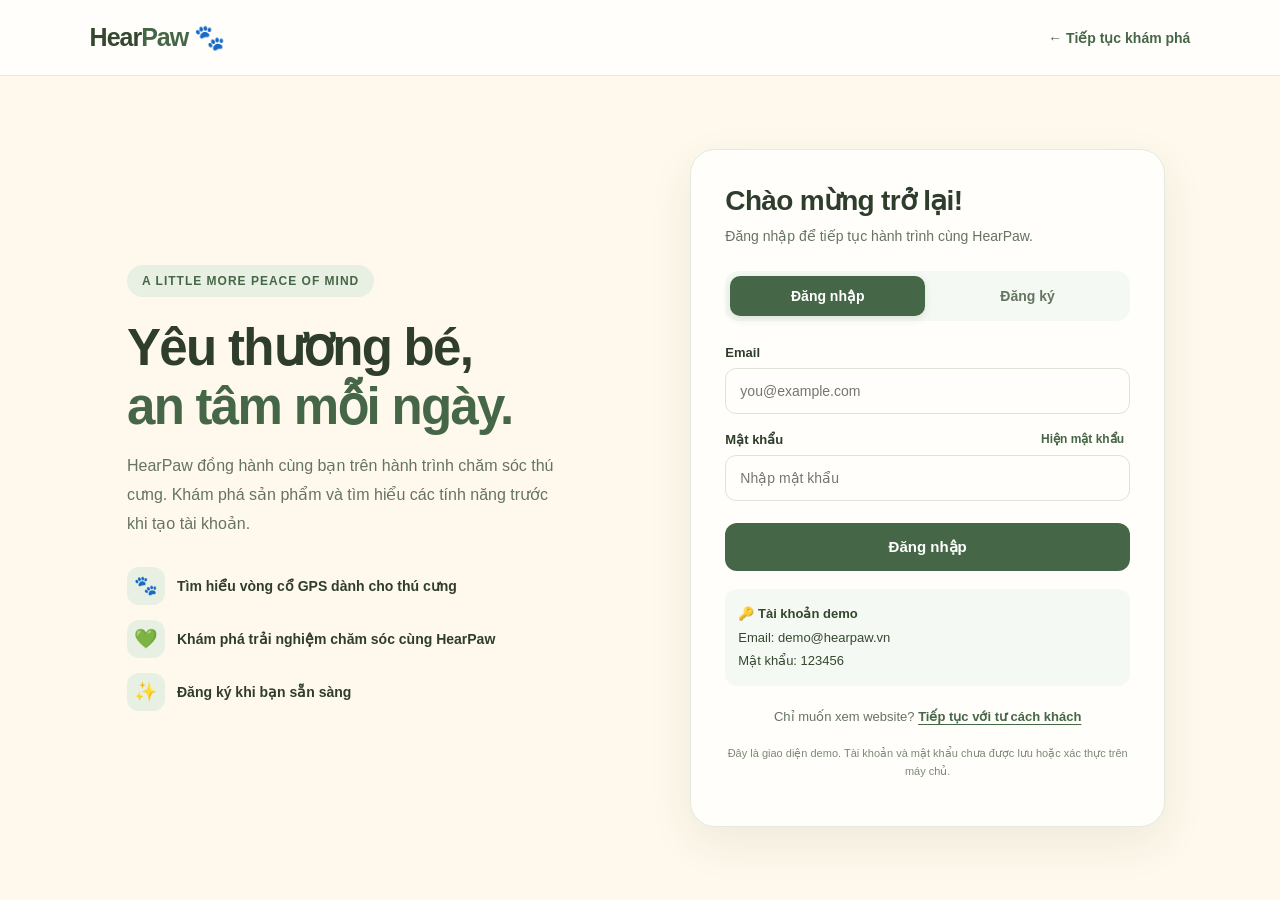
<file: login.html>
<!DOCTYPE html>
<html lang="vi">
<head>
  <meta charset="UTF-8">
  <meta name="viewport" content="width=device-width, initial-scale=1.0">
  <title>Đăng nhập | HearPaw</title>
  <meta name="description" content="Đăng nhập hoặc tạo tài khoản HearPaw để đồng hành cùng thú cưng.">

  <style>
    :root {
      --moss: #466747;
      --deep: #35472E;
      --cream: #FFF8EC;
      --white: #FFFEFA;
      --ink: #2F3D2D;
      --muted: #657461;
      --line: #E2EBDD;
      --pink: #F3C3CD;
      --mint: #F4FAF3;
    }

    * { box-sizing: border-box; }

    body {
      margin: 0;
      min-height: 100vh;
      font-family: Arial, Helvetica, sans-serif;
      background: var(--cream);
      color: var(--ink);
    }

    a { color: inherit; text-decoration: none; }

    .navbar {
      height: 76px;
      display: flex;
      align-items: center;
      justify-content: space-between;
      padding: 0 7%;
      background: var(--white);
      border-bottom: 1px solid var(--line);
    }

    .brand {
      font-size: 25px;
      font-weight: 800;
      letter-spacing: -1px;
      color: var(--deep);
    }

    .brand span { color: var(--moss); }

    .back-link {
      font-size: 14px;
      color: var(--moss);
      font-weight: 700;
    }

    .layout {
      width: min(1050px, 92%);
      min-height: calc(100vh - 76px);
      margin: auto;
      padding: 48px 0;
      display: grid;
      grid-template-columns: 1fr 0.9fr;
      gap: 48px;
      align-items: center;
    }

    .intro { padding: 12px; }

    .eyebrow {
      display: inline-block;
      background: #E8F0E4;
      color: var(--moss);
      border-radius: 30px;
      padding: 9px 15px;
      font-size: 12px;
      font-weight: 700;
      letter-spacing: 1px;
    }

    .intro h1 {
      font-size: clamp(34px, 4vw, 51px);
      line-height: 1.15;
      letter-spacing: -1.7px;
      margin: 22px 0 16px;
    }

    .intro h1 span { color: var(--moss); }

    .intro p {
      color: var(--muted);
      font-size: 16px;
      line-height: 1.8;
      max-width: 430px;
    }

    .benefits {
      margin-top: 28px;
      display: grid;
      gap: 15px;
    }

    .benefit {
      display: flex;
      gap: 12px;
      align-items: center;
      font-size: 14px;
      font-weight: 600;
    }

    .benefit-icon {
      width: 38px;
      height: 38px;
      border-radius: 12px;
      display: grid;
      place-items: center;
      background: #E8F0E4;
      font-size: 19px;
      flex-shrink: 0;
    }

    .auth-card {
      background: var(--white);
      padding: 34px;
      border: 1px solid var(--line);
      border-radius: 25px;
      box-shadow: 0 16px 45px rgba(53, 71, 46, 0.08);
    }

    .auth-card h2 {
      margin: 0 0 8px;
      font-size: 28px;
      letter-spacing: -0.7px;
    }

    .subtitle {
      margin: 0 0 24px;
      color: var(--muted);
      font-size: 14px;
      line-height: 1.6;
    }

    .tabs {
      display: grid;
      grid-template-columns: 1fr 1fr;
      gap: 5px;
      padding: 5px;
      border-radius: 13px;
      background: var(--mint);
      margin-bottom: 24px;
    }

    .tab {
      border: 0;
      border-radius: 10px;
      padding: 12px 8px;
      font-weight: 700;
      font-size: 14px;
      color: var(--muted);
      background: transparent;
      cursor: pointer;
    }

    .tab.active {
      background: var(--moss);
      color: white;
      box-shadow: 0 3px 9px #35472e20;
    }

    .field { margin-bottom: 17px; }

    label {
      display: block;
      margin-bottom: 8px;
      font-size: 13px;
      font-weight: 700;
    }

    input {
      width: 100%;
      padding: 14px;
      border: 1px solid #DCE5D8;
      border-radius: 11px;
      outline: none;
      background: #FFFEFA;
      color: var(--ink);
      font-size: 14px;
    }

    input:focus {
      border-color: var(--moss);
      box-shadow: 0 0 0 3px #46674718;
    }

    .password-row {
      display: flex;
      justify-content: space-between;
      align-items: center;
    }

    .password-row button {
      border: 0;
      background: transparent;
      color: var(--moss);
      font-size: 12px;
      cursor: pointer;
      font-weight: 700;
      margin-bottom: 8px;
    }

    .primary-btn {
      width: 100%;
      border: 0;
      border-radius: 12px;
      padding: 15px;
      background: var(--moss);
      color: white;
      font-size: 15px;
      font-weight: 700;
      cursor: pointer;
      transition: background .2s, transform .2s;
      margin-top: 5px;
    }

    .primary-btn:hover {
      background: var(--deep);
      transform: translateY(-1px);
    }

    .message {
      display: none;
      padding: 12px;
      margin-top: 15px;
      border-radius: 10px;
      background: #E8F0E4;
      color: var(--deep);
      font-size: 13px;
      line-height: 1.6;
    }

    .message.show { display: block; }

    .guest {
      margin-top: 23px;
      text-align: center;
      font-size: 13px;
      color: var(--muted);
    }

    .guest a {
      color: var(--moss);
      font-weight: 700;
      text-decoration: underline;
      text-underline-offset: 3px;
    }

    .terms {
      margin-top: 20px;
      text-align: center;
      font-size: 11px;
      line-height: 1.7;
      color: #7C8878;
    }

    .terms a { text-decoration: underline; }

    @media (max-width: 760px) {
      .navbar { height: 66px; padding: 0 5%; }
      .brand { font-size: 22px; }
      .layout {
        grid-template-columns: 1fr;
        gap: 24px;
        padding: 28px 0;
        width: min(470px, 92%);
      }
      .intro { padding: 0 5px; }
      .intro h1 { font-size: 35px; margin-top: 16px; }
      .intro p { font-size: 14px; }
      .benefits { display: none; }
      .auth-card { padding: 25px 21px; }
    }
  </style>
</head>

<body>
  <header class="navbar">
    <a class="brand" href="index.html">Hear<span>Paw</span> 🐾</a>
    <a class="back-link" href="index.html">← Tiếp tục khám phá</a>
  </header>

  <main class="layout">
    <section class="intro">
      <span class="eyebrow">A LITTLE MORE PEACE OF MIND</span>
      <h1>Yêu thương bé,<br><span>an tâm mỗi ngày.</span></h1>
      <p>
        HearPaw đồng hành cùng bạn trên hành trình chăm sóc thú cưng.
        Khám phá sản phẩm và tìm hiểu các tính năng trước khi tạo tài khoản.
      </p>

      <div class="benefits">
        <div class="benefit">
          <span class="benefit-icon">🐾</span>
          <span>Tìm hiểu vòng cổ GPS dành cho thú cưng</span>
        </div>
        <div class="benefit">
          <span class="benefit-icon">💚</span>
          <span>Khám phá trải nghiệm chăm sóc cùng HearPaw</span>
        </div>
        <div class="benefit">
          <span class="benefit-icon">✨</span>
          <span>Đăng ký khi bạn sẵn sàng</span>
        </div>
      </div>
    </section>

    <section class="auth-card">
      <h2 id="formTitle">Chào mừng trở lại!</h2>
      <p class="subtitle" id="formSubtitle">
        Đăng nhập để tiếp tục hành trình cùng HearPaw.
      </p>

      <div class="tabs">
        <button type="button" class="tab active" id="loginTab">Đăng nhập</button>
        <button type="button" class="tab" id="registerTab">Đăng ký</button>
      </div>

      <form id="authForm">
        <div class="field" id="nameField" hidden>
          <label for="fullName">Tên của bạn</label>
          <input id="fullName" name="fullName" type="text"
                 placeholder="Nhập tên của bạn" autocomplete="name">
        </div>

        <div class="field">
          <label for="email">Email</label>
          <input id="email" name="email" type="email"
                 placeholder="you@example.com" required autocomplete="email">
        </div>

        <div class="field">
          <div class="password-row">
            <label for="password">Mật khẩu</label>
            <button type="button" id="togglePassword">Hiện mật khẩu</button>
          </div>
          <input id="password" name="password" type="password"
                 placeholder="Nhập mật khẩu" required
                 minlength="6" autocomplete="current-password">
        </div>

        <div class="field" id="confirmField" hidden>
          <label for="confirmPassword">Xác nhận mật khẩu</label>
          <input id="confirmPassword" name="confirmPassword" type="password"
                 placeholder="Nhập lại mật khẩu" minlength="6"
                 autocomplete="new-password">
        </div>

        <button class="primary-btn" type="submit" id="submitButton">
          Đăng nhập
        </button>

        <div class="message" id="formMessage" role="status" aria-live="polite"></div>
      </form>

<div style="margin-top:18px;padding:13px;background:#F4FAF3;border-radius:12px;font-size:13px;line-height:1.8;color:#35472E">
  <strong>🔑 Tài khoản demo</strong><br>
  Email: demo@hearpaw.vn<br>
  Mật khẩu: 123456
</div>

      <div class="guest">
        Chỉ muốn xem website?
        <a href="index.html">Tiếp tục với tư cách khách</a>
      </div>

      <p class="terms">
        Đây là giao diện demo. Tài khoản và mật khẩu chưa được lưu hoặc
        xác thực trên máy chủ.
      </p>
    </section>
  </main>

  <script>
    const loginTab = document.getElementById("loginTab");
    const registerTab = document.getElementById("registerTab");
    const authForm = document.getElementById("authForm");
    const nameField = document.getElementById("nameField");
    const confirmField = document.getElementById("confirmField");
    const confirmPassword = document.getElementById("confirmPassword");
    const password = document.getElementById("password");
    const formTitle = document.getElementById("formTitle");
    const formSubtitle = document.getElementById("formSubtitle");
    const submitButton = document.getElementById("submitButton");
    const formMessage = document.getElementById("formMessage");

    let mode = "login";

    function setMode(nextMode) {
      mode = nextMode;
      const isRegister = mode === "register";

      loginTab.classList.toggle("active", !isRegister);
      registerTab.classList.toggle("active", isRegister);

      nameField.hidden = !isRegister;
      confirmField.hidden = !isRegister;
      document.getElementById("fullName").required = isRegister;
      confirmPassword.required = isRegister;

      formTitle.textContent = isRegister ? "Tạo tài khoản mới" : "Chào mừng trở lại!";
      formSubtitle.textContent = isRegister
        ? "Tạo tài khoản để bắt đầu hành trình cùng HearPaw."
        : "Đăng nhập để tiếp tục hành trình cùng HearPaw.";
      submitButton.textContent = isRegister ? "Tạo tài khoản" : "Đăng nhập";
      password.autocomplete = isRegister ? "new-password" : "current-password";

      formMessage.classList.remove("show");
      formMessage.textContent = "";
    }

    loginTab.addEventListener("click", () => setMode("login"));
    registerTab.addEventListener("click", () => setMode("register"));

    document.getElementById("togglePassword").addEventListener("click", function () {
      const isHidden = password.type === "password";
      password.type = isHidden ? "text" : "password";
      this.textContent = isHidden ? "Ẩn mật khẩu" : "Hiện mật khẩu";
    });

   
authForm.addEventListener("submit", function (event) {
  event.preventDefault();

  const email = document.getElementById("email").value.trim().toLowerCase();
  const passwordValue = password.value;

  formMessage.classList.add("show");

  if (mode === "login") {
    if (
      email === "demo@hearpaw.vn" &&
      passwordValue === "123456"
    ) {
      formMessage.textContent =
        "Đăng nhập thành công! Đang quay lại website...";
      formMessage.style.background = "#E8F0E4";
      formMessage.style.color = "#35472E";

      sessionStorage.setItem("hearpawDemoLoggedIn", "true");
      sessionStorage.setItem("hearpawDemoEmail", email);

      const returnUrl =
        sessionStorage.getItem("hearpawReturnUrl") || "index.html";

      sessionStorage.removeItem("hearpawReturnUrl");

      setTimeout(function () {
        window.location.href = returnUrl;
      }, 800);
    } else {
      formMessage.textContent =
        "Email hoặc mật khẩu chưa đúng. Hãy thử tài khoản demo bên dưới.";
      formMessage.style.background = "#FCEBEC";
      formMessage.style.color = "#9B3434";
    }

    return;
  }

  if (passwordValue !== confirmPassword.value) {
    formMessage.textContent =
      "Mật khẩu xác nhận chưa khớp. Bạn kiểm tra lại nhé.";
    formMessage.style.background = "#FCEBEC";
    formMessage.style.color = "#9B3434";
    return;
  }

  formMessage.textContent = "Đăng ký thành công";
  formMessage.style.background = "#E8F0E4";
  formMessage.style.color = "#35472E";
});
  const requestedMode = new URLSearchParams(window.location.search).get('mode');
    if (requestedMode === 'register') setMode('register');
  </script>
</body>
</html>
</file>
